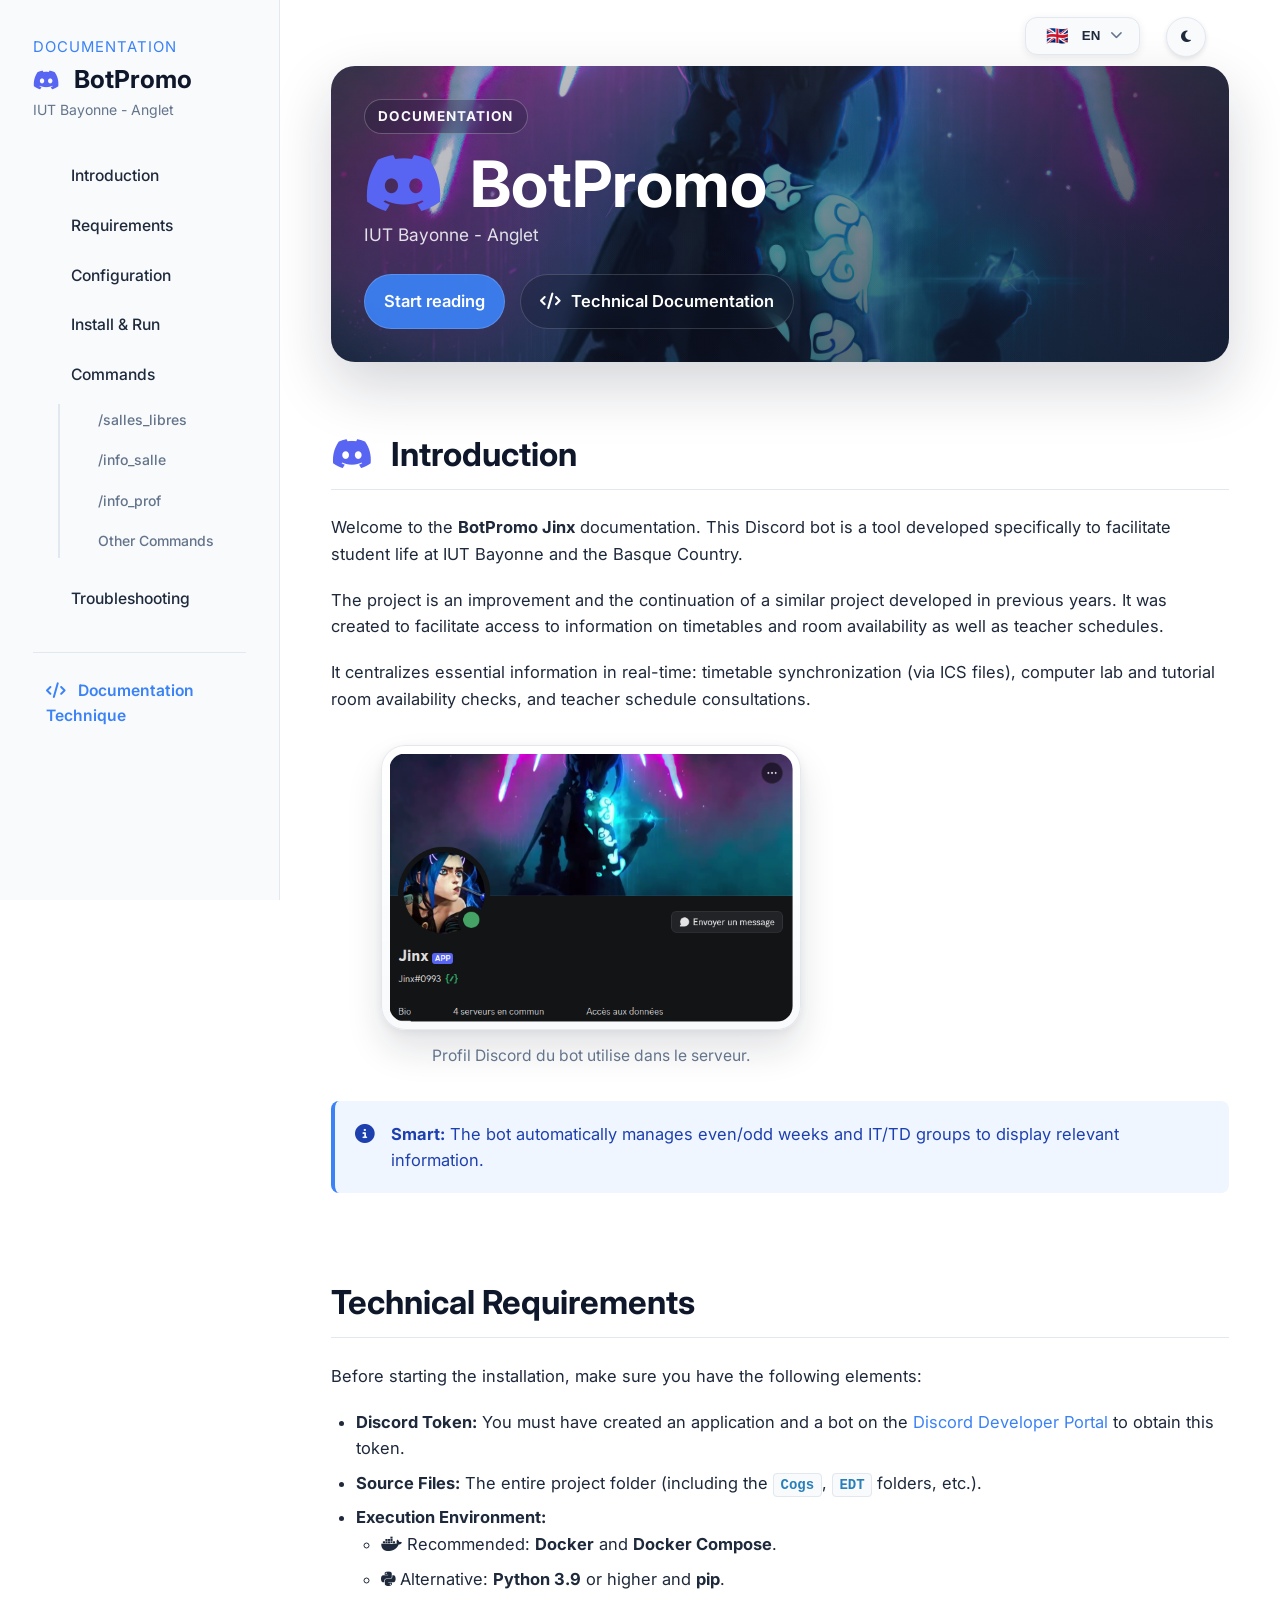
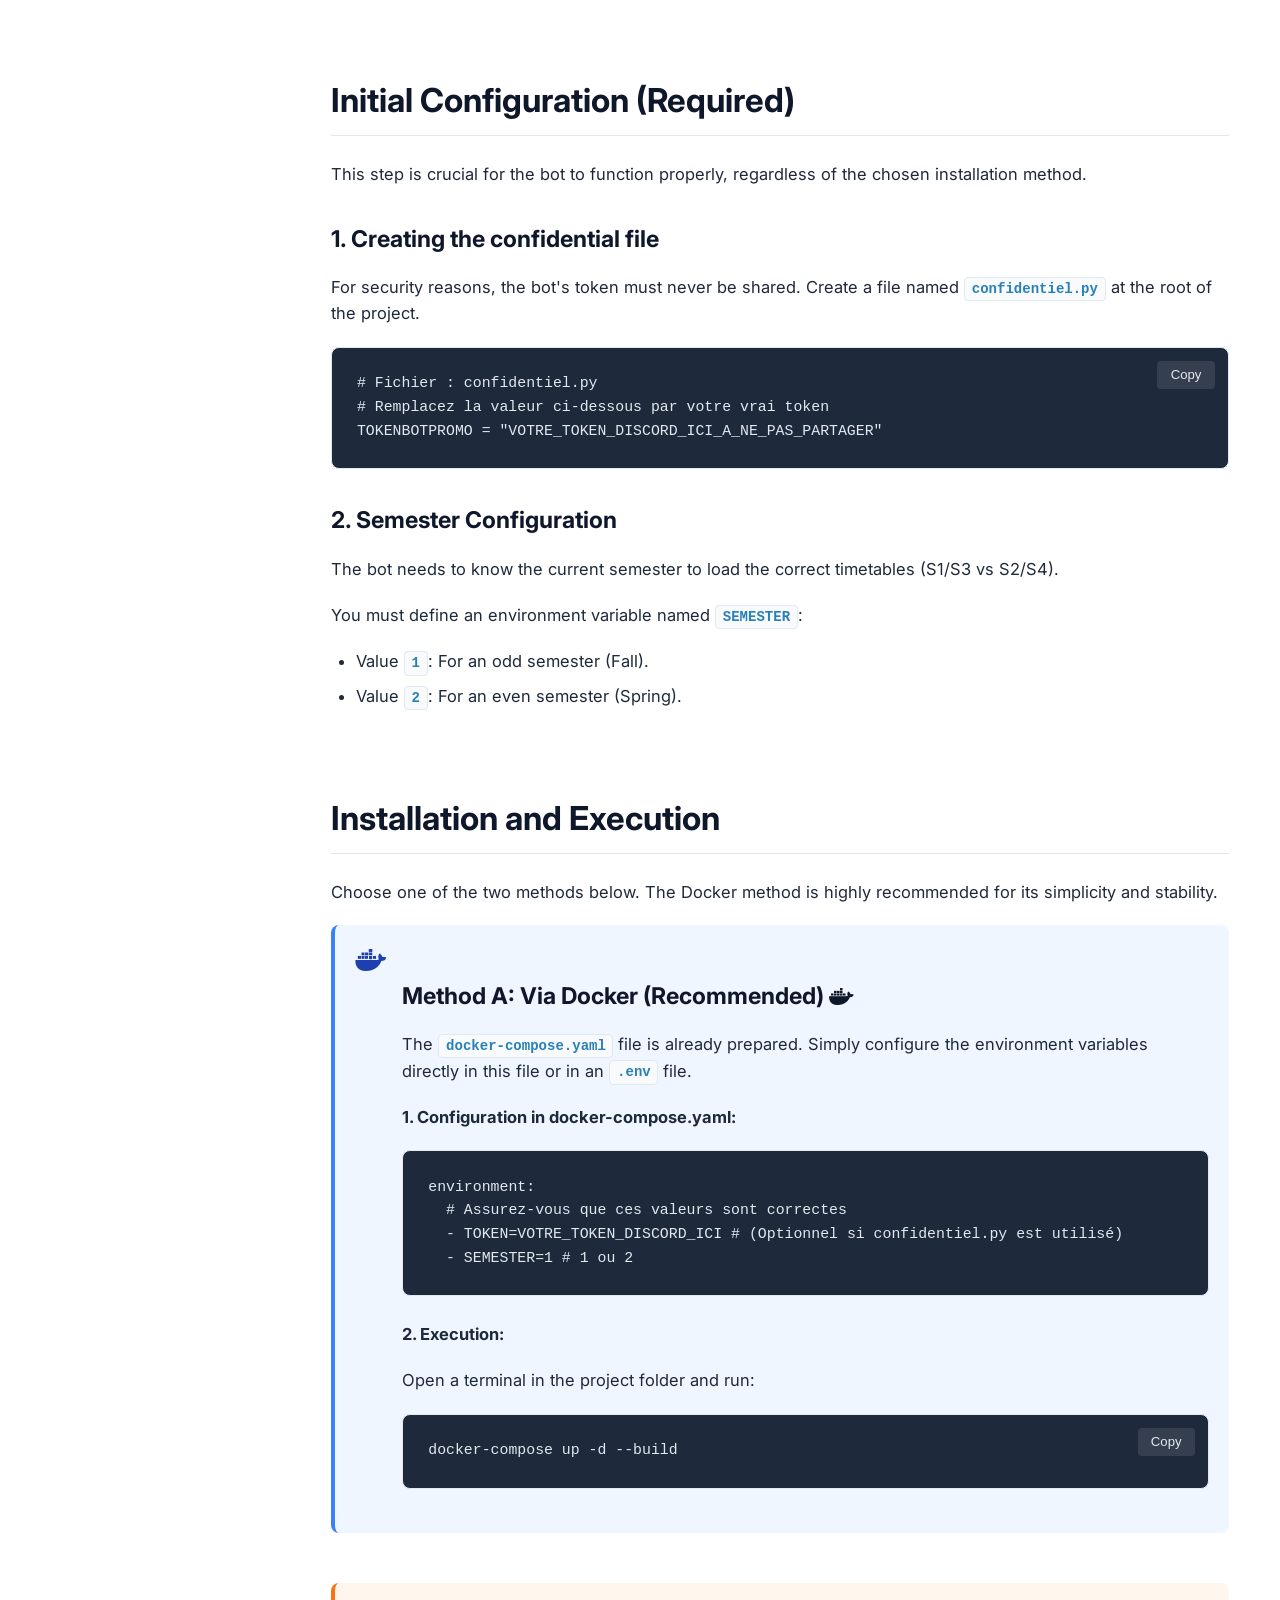
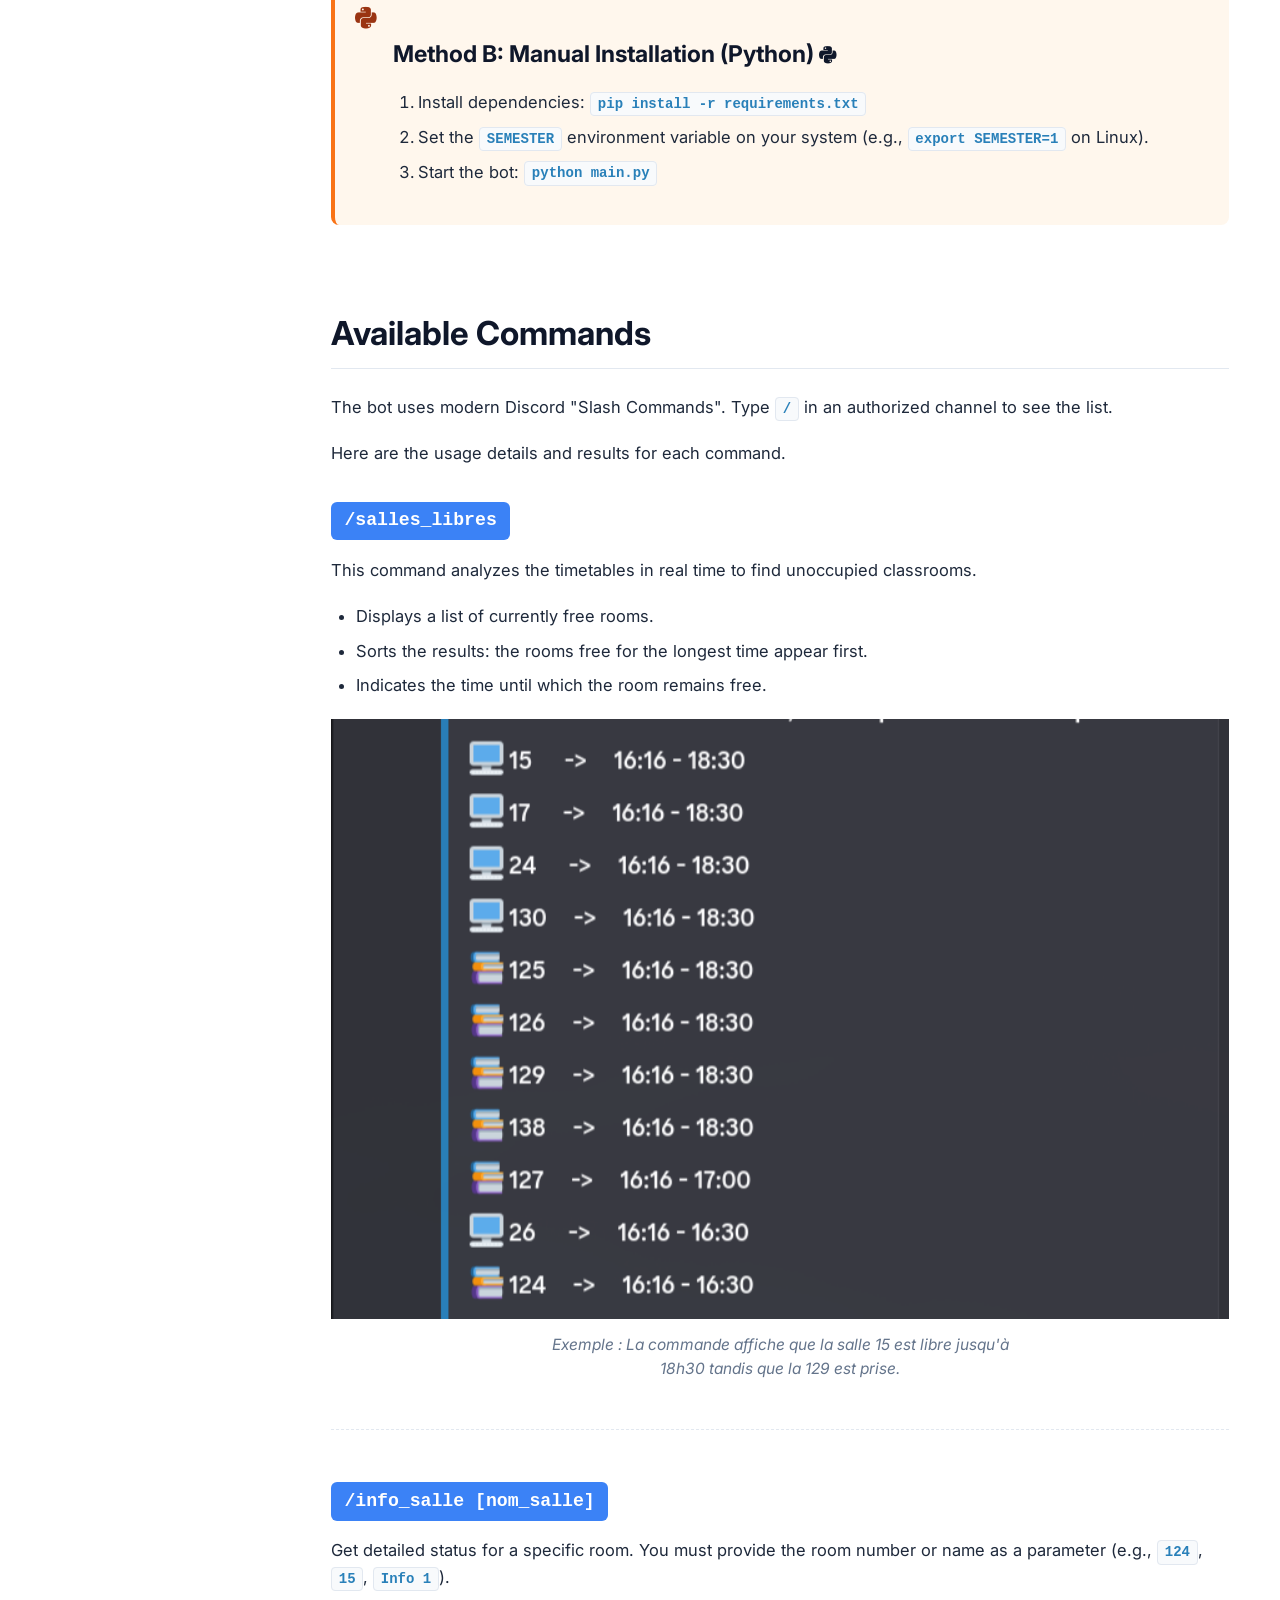
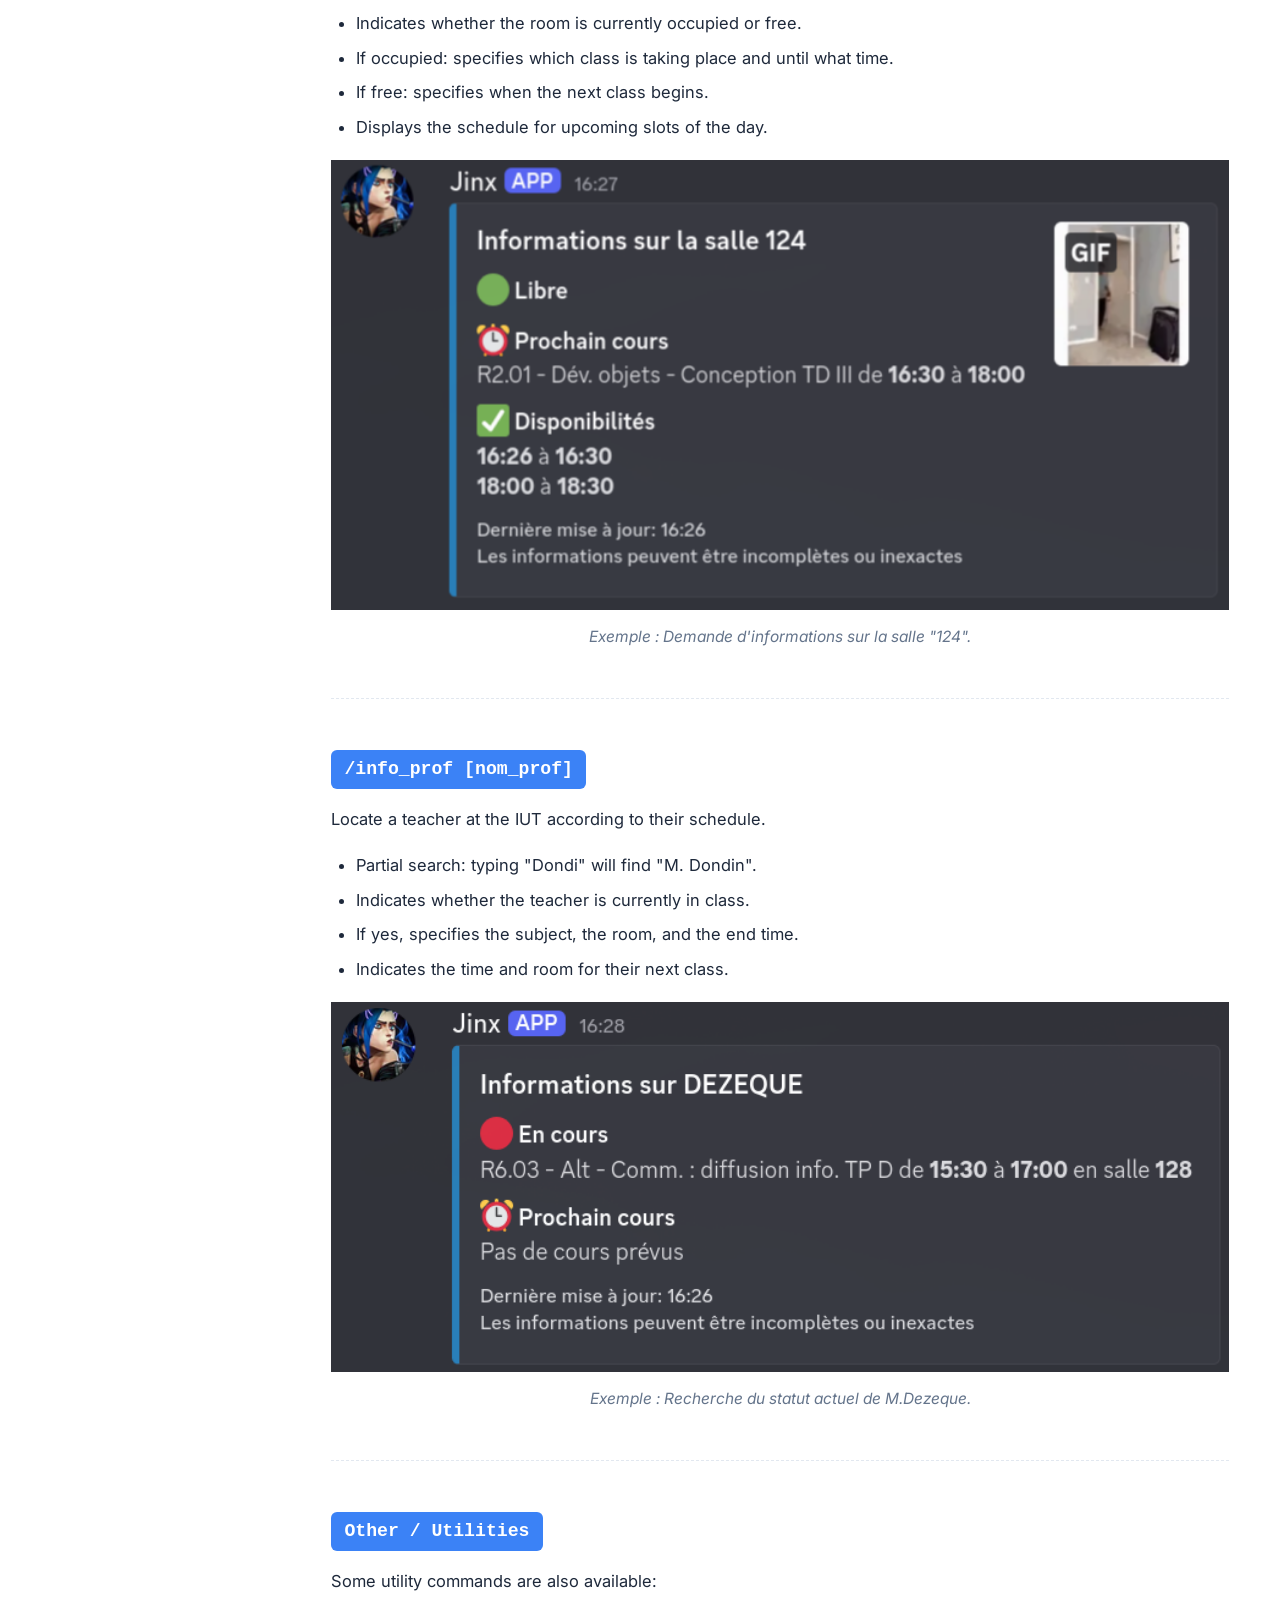
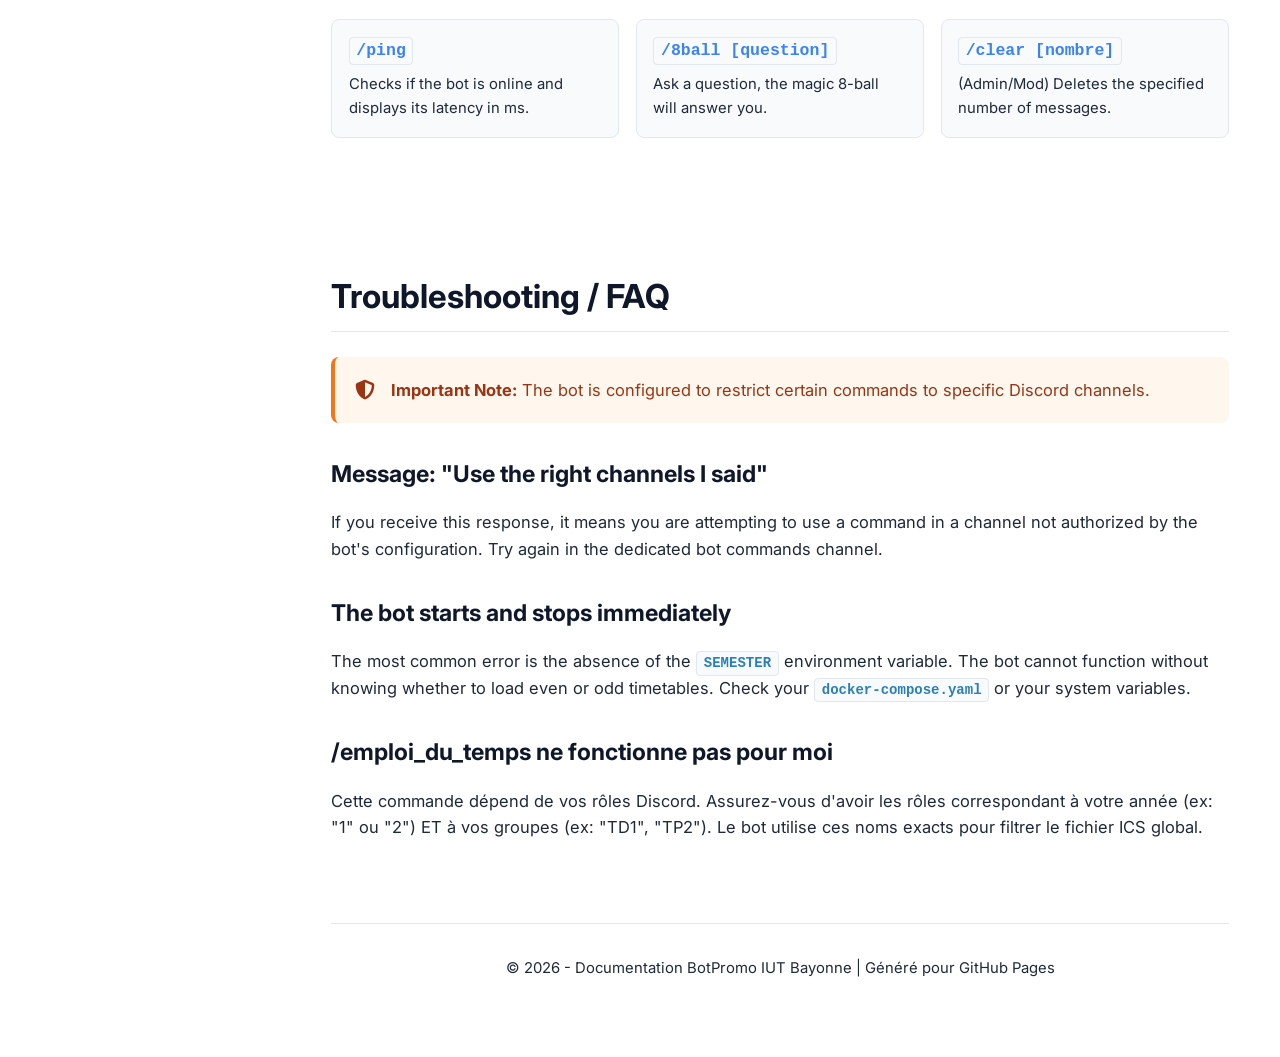
<file: docs/index.html>
<!DOCTYPE html>
<html lang="fr">
<head>
    <meta charset="UTF-8">
    <meta name="viewport" content="width=device-width, initial-scale=1.0">

    <title data-i18n="head.title">Documentation BotPromo IUT Bayonne</title>
    <meta id="metaDescription" name="description" content="Notice d'installation et d'utilisation pour le Bot Discord de l'IUT de Bayonne.">

    <link rel="stylesheet" href="https://cdnjs.cloudflare.com/ajax/libs/font-awesome/6.4.0/css/all.min.css">

    <link href="https://fonts.googleapis.com/css2?family=Inter:wght@300;400;600;700&display=swap" rel="stylesheet">

    <link rel="stylesheet" href="style.css">
</head>
<body>

    <button class="theme-toggle" id="themeToggle" title="Changer de thème" data-i18n-title="ui.themeToggleTitle">
        <i class="fas fa-moon"></i>
    </button>

    <!-- Switch langues Dropdown -->
    <div class="lang-dropdown" id="langDropdown">
        <button class="lang-drop-btn" id="langDropBtn" aria-label="Choisir la langue">
            <span id="currentLangIcon" class="flag-icon">🇫🇷</span>
            <span id="currentLangText">FR</span>
            <i class="fas fa-chevron-down"></i>
        </button>
        <div class="lang-options" id="langOptions">
            <button class="lang-option" data-lang="fr">
                <span class="flag">🇫🇷</span> Français
            </button>
            <button class="lang-option" data-lang="en">
                <span class="flag">🇬🇧</span> English
            </button>
            <button class="lang-option" data-lang="es">
                <span class="flag">🇪🇸</span> Español
            </button>
            <button class="lang-option" data-lang="eu">
                <span class="flag"><img src="images/drapeauBasque.svg" alt="Basque" class="svg-flag"></span> Euskara
            </button>
        </div>
    </div>

    <button class="menu-toggle" id="menuToggle" aria-label="Menu">
        <i class="fas fa-bars"></i>
    </button>

    <nav class="sidebar" id="sidebar">
        <div class="sidebar-header">
            <span data-i18n="sidebar.doc">Documentation</span>
            <h1><i class="fab fa-discord"></i> BotPromo</h1>
            <p data-i18n="sidebar.campus" style="font-size: 0.85rem; color: var(--text-light);">IUT Bayonne - Anglet</p>
        </div>

        <ul class="nav-links">
            <li><a href="#intro" class="active" data-i18n="nav.intro">Introduction</a></li>
            <li><a href="#prerequis" data-i18n="nav.prerequis">Prérequis</a></li>
            <li><a href="#config" data-i18n="nav.config">Configuration</a></li>
            <li><a href="#installation" data-i18n="nav.installation">Installation</a></li>
            <li>
                <a href="#commandes" data-i18n="nav.commandes">Commandes</a>
                <ul class="nav-sub-links">
                    <li><a href="#cmd-salles-libres">/salles_libres</a></li>
                    <li><a href="#cmd-info-salle">/info_salle</a></li>
                    <li><a href="#cmd-info-prof">/info_prof</a></li>

                    <li><a href="#cmd-autres" data-i18n="nav.autresCommandes">Autres commandes</a></li>
                </ul>
            </li>
            <li><a href="#troubleshoot" data-i18n="nav.troubleshoot">Dépannage</a></li>
        </ul>

        <div style="margin-top: 2rem; padding-top: 1rem; border-top: 1px solid var(--border-color);">
            <a href="technique.html" style="color: var(--primary-color); font-weight: 600; text-decoration: none; font-size: 0.95rem; display: block; padding: 0.5rem 0.8rem;">
                <i class="fas fa-code" style="margin-right: 8px;"></i> Documentation Technique
            </a>
        </div>

    </nav>

    <main class="main-content">

        <header class="doc-hero">
            <div class="doc-hero__content">
                <span class="doc-hero__eyebrow" data-i18n="sidebar.doc">Documentation</span>
                <h1 class="doc-hero__title"><i class="fab fa-discord"></i> BotPromo</h1>
                <p class="doc-hero__subtitle" data-i18n="sidebar.campus">IUT Bayonne - Anglet</p>
                <div class="doc-hero__actions">
                    <a href="#intro" class="doc-hero__button" data-i18n="hero.start">Commencer la lecture</a>
                    <a href="technique.html" class="doc-hero__link">
                        <i class="fas fa-code"></i>
                        <span data-i18n="hero.tech">Documentation Technique</span>
                    </a>
                </div>
            </div>
        </header>

        <section id="intro">
            <h2><i class="fab fa-discord"></i> <span data-i18n="intro.titre">Introduction</span></h2>
            <p data-i18n-html="true" data-i18n="intro.p1">Bienvenue sur la documentation du <strong>BotPromo Jinx</strong>. Ce bot Discord est un outil développé spécifiquement pour faciliter la vie étudiante à l'IUT de Bayonne et du Pays Basque.</p>
            <p data-i18n="intro.p2">Le projet est une amélioration et la suite d'un projet similaire développé les années précédentes. Il a été créer pour faciliter l'accès aux informations sur les emplois du temps et la disponibilité des salles ainsi que l'emploi du temps des professeurs.</p>
            <p data-i18n="intro.p3">Il centralise des informations essentielles en temps réel : synchronisation des emplois du temps (via fichiers ICS), vérification de la disponibilité des salles informatiques et de TD, et consultation des créneaux des enseignants.</p>
            <figure class="intro-figure">
                <img src="images/botpromo-profile.png" alt="Capture du profil Discord de BotPromo">
                <figcaption>Profil Discord du bot utilise dans le serveur.</figcaption>
            </figure>
            <div class="alert alert-info">
                <i class="fas fa-info-circle"></i>
                <div data-i18n-html="true" data-i18n="intro.alertIntelligent">
                    <strong>A savoir :</strong> Le bot gère automatiquement les semaines paires/impaires et les groupes de TD/TP pour afficher les informations pertinentes.
                </div>
            </div>
            
        </section>

        <section id="prerequis">
            <h2 data-i18n="prerequis.titre">Prérequis techniques</h2>
            <p data-i18n="prerequis.p1">Avant de vous lancer dans l'installation, assurez-vous de disposer des éléments suivants :</p>

            <ul>
                <li data-i18n-html="true" data-i18n="prerequis.liToken">
                    <strong>Token Discord :</strong> Vous devez avoir créé une application et un bot sur le <a href="https://discord.com/developers/applications" target="_blank">Discord Developer Portal</a> pour obtenir ce token.
                </li>

                <li data-i18n-html="true" data-i18n="prerequis.liSources">
                    <strong>Fichiers sources :</strong> L'intégralité du dossier du projet (incluant les dossiers <code>Cogs</code>, <code>EDT</code>, etc.).
                </li>

                <li>
                    <strong data-i18n="prerequis.liEnvStrong">Environnement d'exécution :</strong>
                    <ul>
                        <li data-i18n-html="true" data-i18n="prerequis.liDocker">Recommandé : <strong>Docker</strong> et <strong>Docker Compose</strong>.</li>
                        <li data-i18n-html="true" data-i18n="prerequis.liPython">Alternatif : <strong>Python 3.9</strong> ou supérieur et <strong>pip</strong>.</li>
                    </ul>
                </li>
            </ul>
        </section>

        <section id="config">
            <h2 data-i18n="config.titre">Configuration Initiale (Obligatoire)</h2>
            <p data-i18n="config.p1">Cette étape est cruciale pour le bon fonctionnement du bot, quelle que soit la méthode d'installation choisie.</p>

            <h3 data-i18n="config.h3Secret">1. Création du fichier confidentiel</h3>
            <p data-i18n-html="true" data-i18n="config.pSecret">
                Pour des raisons de sécurité, le token du bot ne doit jamais être partagé. Créez un fichier nommé <code>confidentiel.py</code> à la racine du projet.
            </p>

            <pre><code class="language-python"># Fichier : confidentiel.py
# Remplacez la valeur ci-dessous par votre vrai token
TOKENBOTPROMO = "VOTRE_TOKEN_DISCORD_ICI_A_NE_PAS_PARTAGER"</code><button class="copy-btn" data-i18n="ui.copy">Copier</button></pre>

            <h3 data-i18n="config.h3Semestre">2. Configuration du Semestre</h3>
            <p data-i18n="config.pSemestre1">Le bot a besoin de connaître le semestre actuel pour charger les bons emplois du temps (S1/S3 vs S2/S4).</p>
            <p data-i18n-html="true" data-i18n="config.pSemestre2">Vous devez définir une variable d'environnement nommée <code>SEMESTER</code> :</p>

            <ul>
                <li data-i18n-html="true" data-i18n="config.liSem1">Valeur <code>1</code> : Pour un semestre impair (Automne).</li>
                <li data-i18n-html="true" data-i18n="config.liSem2">Valeur <code>2</code> : Pour un semestre pair (Printemps).</li>
            </ul>
        </section>

        <section id="installation">
            <h2 data-i18n="install.titre">Installation et Lancement</h2>
            <p data-i18n="install.p1">Choisissez l'une des deux méthodes ci-dessous. La méthode Docker est fortement recommandée pour sa simplicité et sa stabilité.</p>

            <div class="alert alert-info">
                <i class="fab fa-docker" style="font-size: 1.5rem;"></i>
                <div>
                    <h3 data-i18n-html="true" data-i18n="install.methodeA">Méthode A : Via Docker (Recommandée)</h3>
                    <p data-i18n-html="true" data-i18n="install.pA1">
                        Le fichier <code>docker-compose.yaml</code> est déjà prêt. Il vous suffit de configurer les variables d'environnement directement dans ce fichier ou dans un fichier <code>.env</code>.
                    </p>

                    <p data-i18n-html="true" data-i18n="install.pA2"><strong>1. Configuration dans docker-compose.yaml :</strong></p>

                    <pre><code class="language-yaml">environment:
  # Assurez-vous que ces valeurs sont correctes
  - TOKEN=VOTRE_TOKEN_DISCORD_ICI # (Optionnel si confidentiel.py est utilisé)
  - SEMESTER=1 # 1 ou 2</code></pre>

                    <p data-i18n-html="true" data-i18n="install.pA3"><strong>2. Lancement :</strong></p>
                    <p data-i18n="install.pA4">Ouvrez un terminal dans le dossier du projet et exécutez :</p>

                    <pre><code class="language-bash">docker-compose up -d --build</code><button class="copy-btn" data-i18n="ui.copy">Copier</button></pre>
                </div>
            </div>

            <div class="alert alert-warning" style="margin-top: 3rem;">
                <i class="fab fa-python" style="font-size: 1.5rem;"></i>
                <div>
                    <h3 data-i18n-html="true" data-i18n="install.methodeB">Méthode B : Installation Manuelle (Python)</h3>
                    <ol>
                        <li data-i18n-html="true" data-i18n="install.liB1">Installez les dépendances : <code>pip install -r requirements.txt</code></li>
                        <li data-i18n-html="true" data-i18n="install.liB2">Définissez la variable d'environnement <code>SEMESTER</code> sur votre système (ex: <code>export SEMESTER=1</code> sous Linux).</li>
                        <li data-i18n-html="true" data-i18n="install.liB3">Lancez le bot : <code>python main.py</code></li>
                    </ol>
                </div>
            </div>
        </section>

        <section id="commandes">
            <h2 data-i18n="cmds.titre">Commandes Disponibles</h2>
            <p data-i18n-html="true" data-i18n="cmds.p1">Le bot utilise les "Slash Commands" de Discord modernes. Tapez <code>/</code> dans un salon autorisé pour voir la liste.</p>
            <p data-i18n="cmds.p2">Voici le détail de l'utilisation et le résultat de chaque commande.</p>

            <div class="command-detail" id="cmd-salles-libres">
                <h3><span class="cmd-name">/salles_libres</span></h3>
                <p data-i18n="cmds.salles.p1">Cette commande analyse les emplois du temps en temps réel pour trouver les salles de cours non occupées.</p>
                <ul>
                    <li data-i18n="cmds.salles.li1">Affiche une liste des salles actuellement libres.</li>
                    <li data-i18n="cmds.salles.li2">Trie les résultats : les salles libres pour la plus longue durée apparaissent en premier.</li>
                    <li data-i18n="cmds.salles.li3">Indique l'heure jusqu'à laquelle la salle reste libre.</li>
                </ul>

                <figure class="screenshot-figure">
                    <img src="images/salle_libre.png" alt="Résultat de la commande /salles_libres">
                    <figcaption>Exemple : La commande affiche que la salle 15 est libre jusqu'à 18h30 tandis que la 129 est prise.</figcaption>
                </figure>
            </div>

            <div class="command-detail" id="cmd-info-salle">
                <h3><span class="cmd-name">/info_salle [nom_salle]</span></h3>
                <p data-i18n-html="true" data-i18n="cmds.infosalle.p1">
                    Obtenez le statut détaillé d'une salle spécifique. Vous devez fournir le numéro ou le nom de la salle en paramètre (ex: <code>124</code>, <code>15</code>, <code>Info 1</code>).
                </p>
                <ul>
                    <li data-i18n="cmds.infosalle.li1">Indique si la salle est actuellement occupée ou libre.</li>
                    <li data-i18n="cmds.infosalle.li2">Si occupée : précise quel cours a lieu et jusqu'à quelle heure.</li>
                    <li data-i18n="cmds.infosalle.li3">Si libre : précise quand commence le prochain cours.</li>
                    <li data-i18n="cmds.infosalle.li4">Affiche le planning des prochains créneaux de la journée.</li>
                </ul>

                <figure class="screenshot-figure">
                    <img src="images/info_salle.png" alt="Résultat de la commande /info_salle 124">
                    <figcaption>Exemple : Demande d'informations sur la salle "124".</figcaption>
                </figure>
            </div>

            <div class="command-detail" id="cmd-info-prof">
                <h3><span class="cmd-name">/info_prof [nom_prof]</span></h3>
                <p data-i18n="cmds.infoprof.p1">Permet de localiser un professeur dans l'IUT selon son emploi du temps.</p>
                <ul>
                    <li data-i18n-html="true" data-i18n="cmds.infoprof.li1">Recherche partielle : taper "Dondi" trouvera "M. Dondin".</li>
                    <li data-i18n="cmds.infoprof.li2">Indique si le professeur est actuellement en cours.</li>
                    <li data-i18n="cmds.infoprof.li3">Si oui, précise la matière, la salle et l'heure de fin.</li>
                    <li data-i18n="cmds.infoprof.li4">Indique l'heure et la salle de son prochain cours.</li>
                </ul>

                <figure class="screenshot-figure">
                    <img src="images/info_prof.png" alt="Résultat de la commande /info_prof">
                    <figcaption>Exemple : Recherche du statut actuel de M.Dezeque.</figcaption>
                </figure>
            </div>



            <div class="command-detail" id="cmd-autres">
                <h3><span class="cmd-name" data-i18n="cmds.autres.titre">Autres / Utilitaires</span></h3>
                <p data-i18n="cmds.autres.p1">Quelques commandes utilitaires sont également disponibles :</p>

                <div style="display: grid; grid-template-columns: repeat(auto-fill, minmax(250px, 1fr)); gap: 1rem; margin-top: 1.5rem;">
                    <div class="util-card">
                        <code>/ping</code>
                        <p data-i18n="cmds.autres.ping">Vérifie si le bot est en ligne et affiche sa latence en ms.</p>
                    </div>
                    <div class="util-card">
                        <code>/8ball [question]</code>
                        <p data-i18n="cmds.autres.ball">Posez une question, la boule magique vous répondra.</p>
                    </div>
                    <div class="util-card">
                        <code>/clear [nombre]</code>
                        <p data-i18n="cmds.autres.clear">(Admin/Modo) Supprime le nombre spécifié de messages.</p>
                    </div>
                </div>
            </div>
        </section>

        <section id="troubleshoot">
            <h2 data-i18n="faq.titre">Dépannage / FAQ</h2>

            <div class="alert alert-warning">
                <i class="fas fa-shield-alt"></i>
                <div data-i18n-html="true" data-i18n="faq.note">
                    <strong>Note importante :</strong> Le bot est configuré pour restreindre certaines commandes à des salons Discord spécifiques.
                </div>
            </div>

            <h3 data-i18n="faq.msg1Titre">Message : "Utilisez les bons salons j'ai dit"</h3>
            <p data-i18n="faq.msg1Texte">
                Si vous recevez cette réponse, c'est que vous tentez d'utiliser une commande dans un salon non autorisé par la configuration du bot. Réessayez dans le salon dédié aux commandes de bot.
            </p>

            <h3 data-i18n="faq.msg2Titre">Le bot démarre puis s'arrête immédiatement</h3>
            <p data-i18n-html="true" data-i18n="faq.msg2Texte">
                L'erreur la plus fréquente est l'absence de la variable d'environnement <code>SEMESTER</code>. Le bot ne peut pas fonctionner sans savoir s'il doit charger les EDT pairs ou impairs. Vérifiez votre <code>docker-compose.yaml</code> ou vos variables système.
            </p>

            <h3 data-i18n="faq.msg3Titre">/emploi_du_temps ne fonctionne pas pour moi</h3>
            <p data-i18n="faq.msg3Texte">
                Cette commande dépend de vos rôles Discord. Assurez-vous d'avoir les rôles correspondant à votre année (ex: "1" ou "2") ET à vos groupes (ex: "TD1", "TP2"). Le bot utilise ces noms exacts pour filtrer le fichier ICS global.
            </p>
        </section>

        <footer>
            <p>&copy; 2026 - Documentation BotPromo IUT Bayonne | Généré pour GitHub Pages</p>
        </footer>

    </main>
    <script src="i18n/fr.js"></script>
    <script src="i18n/en.js"></script>
    <script src="i18n/es.js"></script>
    <script src="i18n/eu.js"></script>
    <script src="script.js"></script>
</body>
</html>
</file>
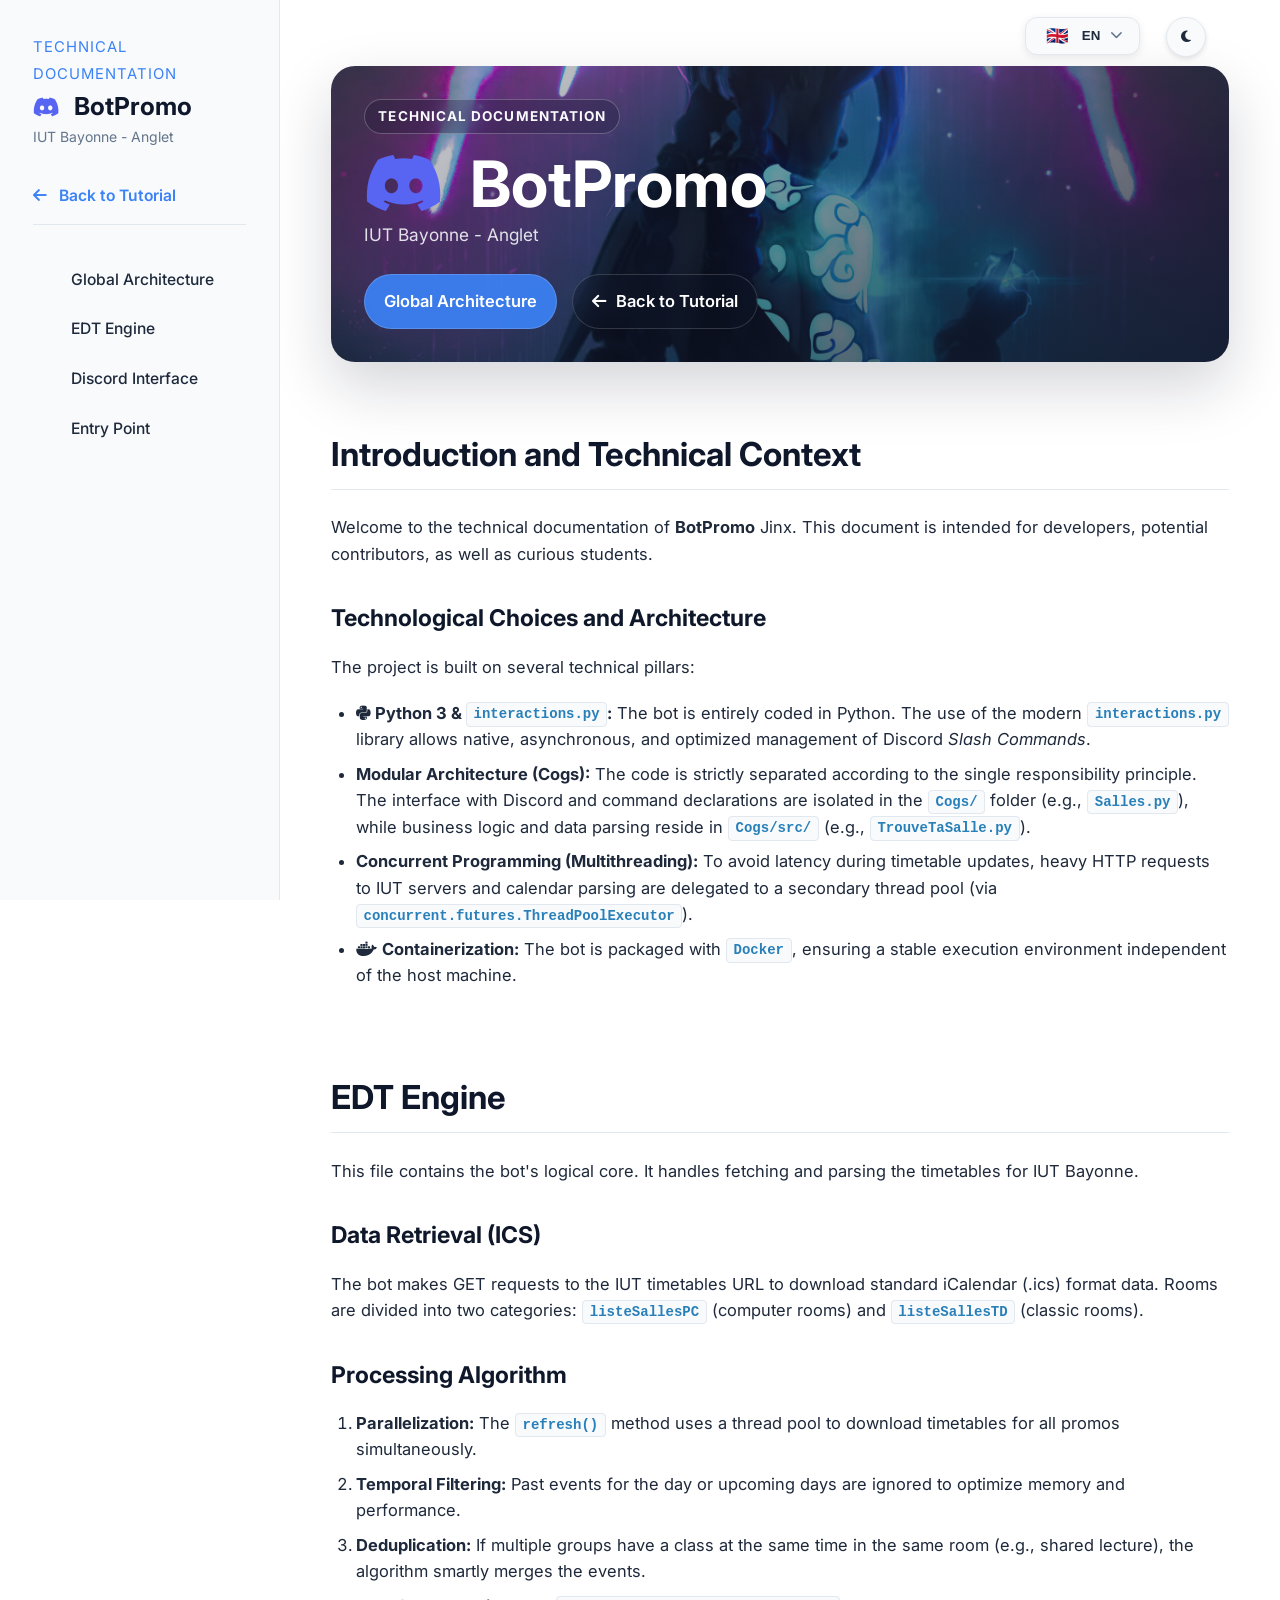
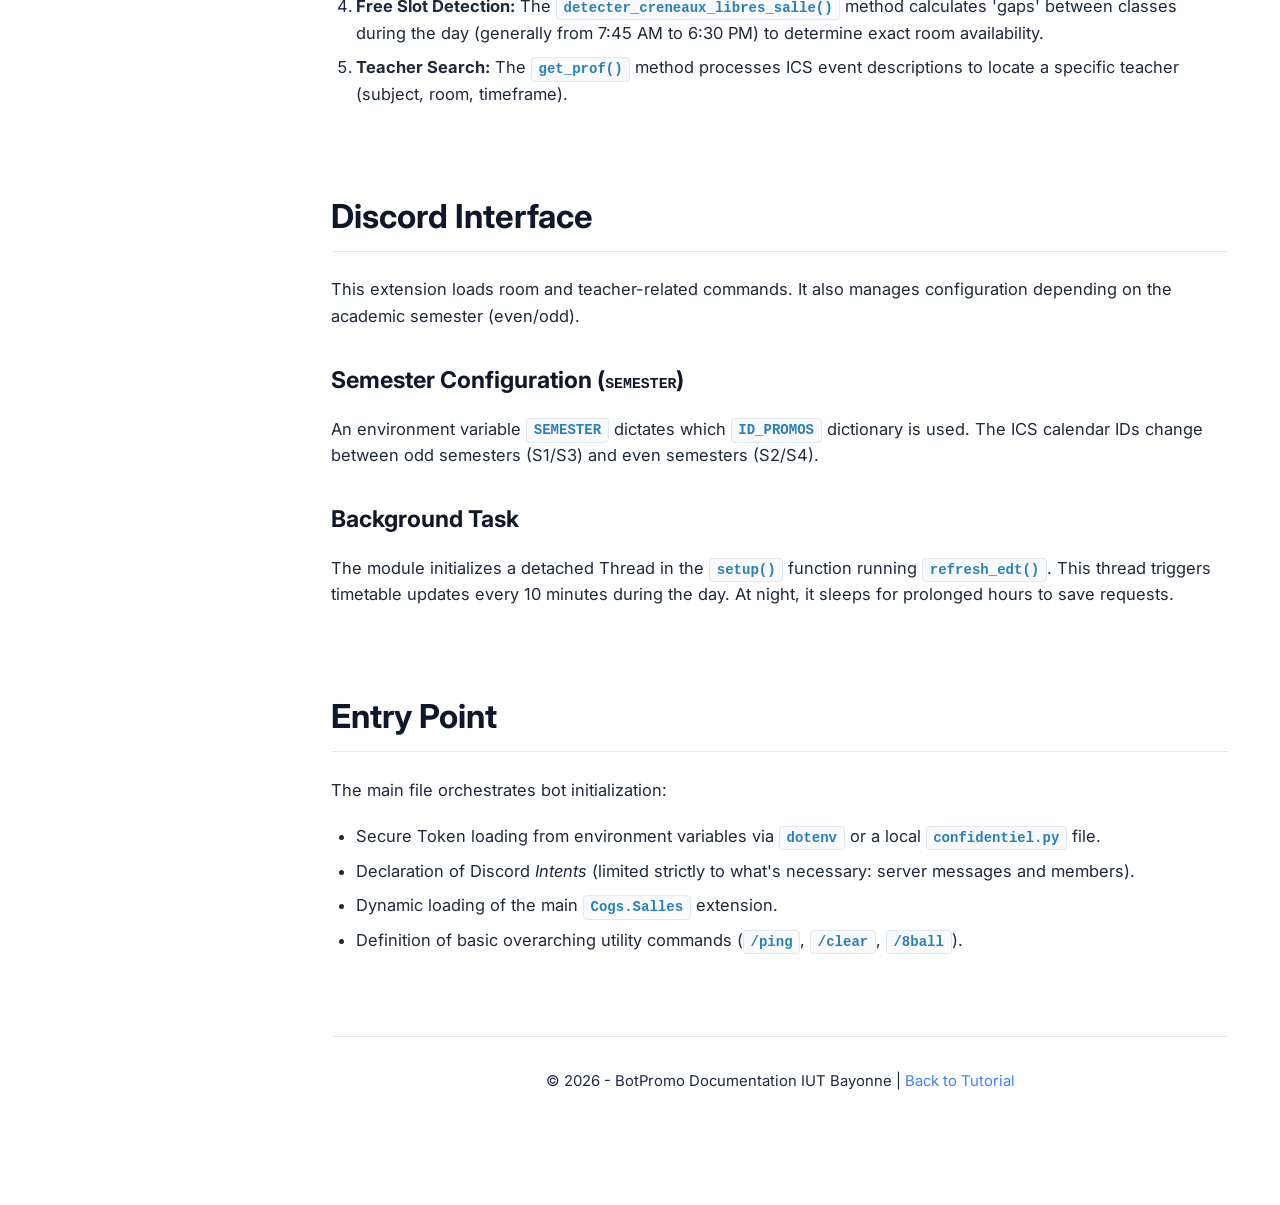
<file: docs/technique.html>
<!DOCTYPE html>
<html lang="fr">
<head>
    <meta charset="UTF-8">
    <meta name="viewport" content="width=device-width, initial-scale=1.0">
    <title data-i18n="tech.head.title">Documentation Technique - BotPromo</title>
    <meta id="metaDescription" name="description" content="Documentation technique de l'architecture du BotPromo.">
    <link rel="stylesheet" href="https://cdnjs.cloudflare.com/ajax/libs/font-awesome/6.4.0/css/all.min.css">
    <link href="https://fonts.googleapis.com/css2?family=Inter:wght@300;400;600;700&display=swap" rel="stylesheet">
    <link rel="stylesheet" href="style.css">
</head>
<body>

    <button class="theme-toggle" id="themeToggle" title="Changer de thème" data-i18n-title="ui.themeToggleTitle">
        <i class="fas fa-moon"></i>
    </button>

    <!-- Switch langues Dropdown -->
    <div class="lang-dropdown" id="langDropdown">
        <button class="lang-drop-btn" id="langDropBtn" aria-label="Choisir la langue">
            <span id="currentLangIcon" class="flag-icon">🇫🇷</span>
            <span id="currentLangText">FR</span>
            <i class="fas fa-chevron-down"></i>
        </button>
        <div class="lang-options" id="langOptions">
            <button class="lang-option" data-lang="fr">
                <span class="flag">🇫🇷</span> Français
            </button>
            <button class="lang-option" data-lang="en">
                <span class="flag">🇬🇧</span> English
            </button>
            <button class="lang-option" data-lang="es">
                <span class="flag">🇪🇸</span> Español
            </button>
            <button class="lang-option" data-lang="eu">
                <span class="flag"><img src="images/drapeauBasque.svg" alt="Basque" class="svg-flag"></span> Euskara
            </button>
        </div>
    </div>

    <button class="menu-toggle" id="menuToggle" aria-label="Menu">
        <i class="fas fa-bars"></i>
    </button>

    <nav class="sidebar" id="sidebar">
        <div class="sidebar-header">
            <span data-i18n="tech.sidebar.doc">Documentation Technique</span>
            <h1><i class="fab fa-discord"></i> BotPromo</h1>
            <p data-i18n="sidebar.campus" style="font-size: 0.85rem; color: var(--text-light);">IUT Bayonne - Anglet</p>
        </div>
        
        <div style="margin-bottom: 2rem; padding-bottom: 1rem; border-bottom: 1px solid var(--border-color);">
            <a href="index.html" style="font-weight: 600; font-size: 0.95rem;">
                <i class="fas fa-arrow-left" style="margin-right: 8px;"></i> <span data-i18n="tech.nav.retour">Retour au Tutoriel</span>
            </a>
        </div>

        <ul class="nav-links">
            <li><a href="#architecture" class="active" data-i18n="tech.nav.architecture">Architecture Globale</a></li>
            <li><a href="#moteur-edt" data-i18n="tech.nav.moteur">Moteur EDT</a></li>
            <li><a href="#cogs-salles" data-i18n="tech.nav.interface">Interface Discord</a></li>
            <li><a href="#main-script" data-i18n="tech.nav.main">Point d'entrée</a></li>
        </ul>
    </nav>

    <main class="main-content">

        <header class="doc-hero">
            <div class="doc-hero__content">
                <span class="doc-hero__eyebrow" data-i18n="tech.sidebar.doc">Documentation Technique</span>
                <h1 class="doc-hero__title"><i class="fab fa-discord"></i> BotPromo</h1>
                <p class="doc-hero__subtitle" data-i18n="sidebar.campus">IUT Bayonne - Anglet</p>
                <div class="doc-hero__actions">
                    <a href="#architecture" class="doc-hero__button" data-i18n="tech.nav.architecture">Architecture Globale</a>
                    <a href="index.html" class="doc-hero__link">
                        <i class="fas fa-arrow-left"></i>
                        <span data-i18n="tech.nav.retour">Retour au Tutoriel</span>
                    </a>
                </div>
            </div>
        </header>

        <section id="architecture">
            <h2 data-i18n="tech.architecture.titre">Introduction et Contexte Technique</h2>
            
            <p data-i18n-html="true" data-i18n="tech.architecture.desc">Bienvenue dans la documentation technique du <strong>BotPromo</strong> Jinx. Ce document s'adresse aux développeurs, aux contributeurs potentiels, ainsi qu'aux étudiants curieux.</p>

            <h3 data-i18n="tech.architecture.choixTitre">Choix technologiques et Architecture</h3>
            <p data-i18n="tech.architecture.choixDesc">Le projet repose sur plusieurs piliers techniques :</p>
            <ul>
                <li data-i18n-html="true" data-i18n="tech.architecture.liPython"><strong>Python 3 & <code>interactions.py</code> :</strong> Le bot est entièrement codé en Python. L'utilisation de la bibliothèque moderne <code>interactions.py</code> permet une gestion native, asynchrone et optimisée des <em>Slash Commands</em> de Discord.</li>
                <li data-i18n-html="true" data-i18n="tech.architecture.liModulaire"><strong>Architecture Modulaire (Cogs) :</strong> Le code est strictement séparé selon le principe de responsabilité unique. L'interface avec Discord et la déclaration des commandes sont isolées dans le dossier <code>Cogs/</code> (ex: <code>Salles.py</code>), tandis que la logique métier et le parsing des données se trouvent dans <code>Cogs/src/</code> (ex: <code>TrouveTaSalle.py</code>).</li>
                <li data-i18n-html="true" data-i18n="tech.architecture.liAsync"><strong>Programmation Concurrente (Multithreading) :</strong> Pour éviter la latence lors de la mise à jour des emplois du temps, les lourdes requêtes HTTP vers les serveurs de l'IUT et l'analyse des calendriers sont déléguées à un pool de threads secondaires (via <code>concurrent.futures.ThreadPoolExecutor</code>).</li>
                <li data-i18n-html="true" data-i18n="tech.architecture.liDocker"><strong>Conteneurisation :</strong> Le bot est packagé avec <code>Docker</code>, garantissant un environnement d'exécution stable et indépendant de la machine hôte.</li>
            </ul>
        </section>

        <section id="moteur-edt">
            <h2 data-i18n="tech.moteur.titre">Moteur EDT</h2>
            <p data-i18n="tech.moteur.desc">Ce fichier contient le cœur logique du bot. Il s'occupe de récupérer et d'analyser les emplois du temps de l'IUT de Bayonne.</p>
            
            <h3 data-i18n="tech.moteur.recupTitre">Récupération des données (ICS)</h3>
            <p data-i18n-html="true" data-i18n="tech.moteur.recupDesc">Le bot fait des requêtes GET vers l'URL des emplois du temps de l'IUT pour télécharger les données au format standard iCalendar (.ics). Les salles sont divisées en deux catégories : <code>listeSallesPC</code> (salles avec ordinateurs) et <code>listeSallesTD</code> (salles classiques).</p>
            
            <h3 data-i18n="tech.moteur.algoTitre">Algorithme de traitement</h3>
            <ol>
                <li data-i18n-html="true" data-i18n="tech.moteur.algo1"><strong>Parallélisation :</strong> La méthode <code>refresh()</code> utilise un pool de threads pour télécharger les EDT de toutes les promos simultanément.</li>
                <li data-i18n-html="true" data-i18n="tech.moteur.algo2"><strong>Filtrage Temporel :</strong> Les événements passés de la journée ou ceux des jours suivants sont ignorés pour optimiser la mémoire et les performances.</li>
                <li data-i18n-html="true" data-i18n="tech.moteur.algo3"><strong>Dédoublonnage :</strong> Si plusieurs groupes ont cours en même temps dans la même salle (ex: CM partagé), l'algorithme fusionne intelligemment les événements.</li>
                <li data-i18n-html="true" data-i18n="tech.moteur.algo4"><strong>Détection des créneaux libres :</strong> La méthode <code>detecter_creneaux_libres_salle()</code> calcule les "trous" entre les cours de la journée (généralement entre 7h45 et 18h30) pour déterminer les disponibilités exactes d'une salle.</li>
                <li data-i18n-html="true" data-i18n="tech.moteur.algo5"><strong>Recherche de professeurs :</strong> La méthode <code>get_prof()</code> parcourt les descriptions des événements ICS pour localiser un professeur spécifique (matière, salle, horaire).</li>
            </ol>
        </section>

        <section id="cogs-salles">
            <h2 data-i18n="tech.interface.titre">Interface Discord</h2>
            <p data-i18n="tech.interface.desc">Cette extension charge les commandes liées aux salles et aux professeurs. Elle gère également la configuration selon le semestre universitaire (pair/impair).</p>
            
            <h3 data-i18n-html="true" data-i18n="tech.interface.configTitre">Configuration du Semestre (<code>SEMESTER</code>)</h3>
            <p data-i18n-html="true" data-i18n="tech.interface.configDesc">Une variable d'environnement <code>SEMESTER</code> dicte le dictionnaire <code>ID_PROMOS</code> qui est utilisé. Les identifiants (ID) des calendriers ICS changent entre les semestres impairs (S1/S3) et les semestres pairs (S2/S4).</p>

            <h3 data-i18n="tech.interface.taskTitre">Tâche de fond (Background Task)</h3>
            <p data-i18n-html="true" data-i18n="tech.interface.taskDesc">Le module initialise un Thread détaché dans la fonction <code>setup()</code> exécutant <code>refresh_edt()</code>. Ce thread appelle la mise à jour des emplois du temps toutes les 10 minutes en journée. La nuit, le thread se met en sommeil prolongé pour économiser les requêtes (plusieurs heures).</p>
        </section>

        <section id="main-script">
            <h2 data-i18n="tech.main.titre">Point d'entrée</h2>
            <p data-i18n="tech.main.desc">Le fichier principal orchestre l'initialisation du bot :</p>
            <ul>
                <li data-i18n-html="true" data-i18n="tech.main.liToken">Chargement sécurisé du Token depuis les variables d'environnement via <code>dotenv</code> ou un fichier <code>confidentiel.py</code> local.</li>
                <li data-i18n-html="true" data-i18n="tech.main.liIntents">Définition des <em>Intents</em> Discord (limités au strict nécessaire : messages du serveur et membres).</li>
                <li data-i18n-html="true" data-i18n="tech.main.liCogs">Chargement dynamique de l'extension principale <code>Cogs.Salles</code>.</li>
                <li data-i18n-html="true" data-i18n="tech.main.liCmds">Définition des commandes globales utilitaires de base (<code>/ping</code>, <code>/clear</code>, <code>/8ball</code>).</li>
            </ul>
        </section>

        <footer>
            <p><span data-i18n="tech.footer.text">&copy; 2026 - Documentation BotPromo IUT Bayonne</span> | <a href="index.html" data-i18n="tech.nav.retour">Retour au Tutoriel</a></p>
        </footer>

    </main>

    <script src="i18n/fr.js"></script>
    <script src="i18n/en.js"></script>
    <script src="i18n/es.js"></script>
    <script src="i18n/eu.js"></script>
    <script src="script.js"></script>
</body>
</html>
</file>
<file: docs/style.css>
:root {
    --primary-color: #3b82f6;
    --primary-dark: #2563eb;
    --sidebar-bg: #f8fafc;
    --content-bg: #ffffff;
    --text-color: #1e293b;
    --text-light: #64748b;
    --heading-color: #0f172a;
    --code-bg: #1e293b;
    --code-text: #e2e8f0;
    --border-color: #e2e8f0;
    --accent-color: #2980b9;
}

[data-theme="dark"] {
    --primary-color: #60a5fa;
    --primary-dark: #3b82f6;
    --sidebar-bg: #0f172a;
    --content-bg: #1e293b;
    --text-color: #e2e8f0;
    --text-light: #94a3b8;
    --heading-color: #f8fafc;
    --code-bg: #020617;
    --code-text: #f8fafc;
    --border-color: #334155;
}

* {
    box-sizing: border-box;
    margin: 0;
    padding: 0;
}

html {
    font-size: 103.125%;
    scroll-behavior: smooth;
}

body {
    font-family: 'Inter', sans-serif;
    color: var(--text-color);
    background-color: var(--content-bg);
    line-height: 1.6;
    display: flex;
    min-height: 100vh;
    transition: background-color 0.3s, color 0.3s;
}

h1 i.fa-discord, h2 i.fa-discord {
    margin-right: 12px;
    color: #5865F2; /* Discord Blurple */
}

/* Sidebar icon specific */
.sidebar-header h1 i.fa-discord {
    font-size: 1.3rem;
    margin-right: 8px;
}

/* --- Sidebar Navigation --- */
.sidebar {
    width: 280px;
    background-color: var(--sidebar-bg);
    border-right: 1px solid var(--border-color);
    padding: 2rem;
    position: fixed;
    height: 100vh;
    overflow-y: auto;
    top: 0;
    left: 0;
    transition: transform 0.3s ease;
    z-index: 1000;
}

.sidebar-header {
    margin-bottom: 2rem;
}

.sidebar-header h1 {
    font-size: 1.5rem;
    color: var(--heading-color);
    font-weight: 700;
}

.sidebar-header span {
    color: var(--primary-color);
    font-size: 0.9rem;
    text-transform: uppercase;
    letter-spacing: 1px;
}

.nav-links, .nav-sub-links {
    list-style: none;
}

.nav-links li {
    margin-bottom: 0.5rem;
}

.nav-links a {
    text-decoration: none;
    color: var(--text-color);
    display: block;
    padding: 0.5rem 0.8rem;
    border-radius: 6px;
    transition: all 0.2s;
    font-size: 0.95rem;
    font-weight: 500;
}

.nav-links a:hover, .nav-links a.active {
    background-color: var(--primary-color);
    color: white;
}

/* Sub-links in sidebar */
.nav-sub-links {
    padding-left: 1.5rem;
    margin-top: 0.5rem;
    border-left: 2px solid var(--border-color);
}

.nav-sub-links a {
    font-size: 0.85rem;
    padding: 0.3rem 0.8rem;
    color: var(--text-light);
}

.nav-sub-links a:hover, .nav-sub-links a.active {
    background-color: rgba(59, 130, 246, 0.1);
    color: var(--primary-color);
}

/* --- Main Content --- */
.main-content {
    flex: 1;
    margin-left: 280px;
    width: calc(100% - 280px);
    max-width: none;
    padding: 4rem clamp(2.5rem, 4vw, 4rem);
}

.main-content > * {
    max-width: 1040px;
    margin-left: auto;
    margin-right: auto;
}

.doc-hero {
    position: relative;
    display: flex;
    align-items: flex-end;
    min-height: 260px;
    margin-bottom: 4rem;
    padding: 2rem;
    border-radius: 24px;
    overflow: hidden;
    background:
        linear-gradient(135deg, rgba(15, 23, 42, 0.18), rgba(15, 23, 42, 0.78)),
        url("images/baniere.jpg") center center / cover no-repeat;
    box-shadow: 0 24px 60px rgba(15, 23, 42, 0.18);
}

.doc-hero::after {
    content: "";
    position: absolute;
    inset: 0;
    background:
        linear-gradient(180deg, rgba(255, 255, 255, 0.05), transparent 40%),
        linear-gradient(0deg, rgba(15, 23, 42, 0.15), transparent 55%);
    pointer-events: none;
}

.doc-hero__content {
    position: relative;
    z-index: 1;
    max-width: 32rem;
    color: #f8fafc;
}

.doc-hero__eyebrow {
    display: inline-flex;
    align-items: center;
    margin-bottom: 1rem;
    padding: 0.35rem 0.8rem;
    border: 1px solid rgba(255, 255, 255, 0.24);
    border-radius: 999px;
    background: rgba(15, 23, 42, 0.25);
    backdrop-filter: blur(10px);
    font-size: 0.82rem;
    font-weight: 700;
    letter-spacing: 0.08em;
    text-transform: uppercase;
}

.doc-hero__title {
    margin-bottom: 0.4rem;
    font-size: clamp(2.6rem, 5vw, 4.4rem);
    line-height: 0.95;
    color: #ffffff;
    border: none;
}

.doc-hero__subtitle {
    margin-bottom: 1.5rem;
    color: rgba(248, 250, 252, 0.88);
    font-size: 1.05rem;
}

.doc-hero__actions {
    display: flex;
    flex-wrap: wrap;
    gap: 0.9rem;
}

.doc-hero__button,
.doc-hero__link {
    display: inline-flex;
    align-items: center;
    gap: 0.6rem;
    min-height: 46px;
    padding: 0.8rem 1.15rem;
    border-radius: 999px;
    border: 1px solid rgba(255, 255, 255, 0.16);
    color: #ffffff;
    font-weight: 600;
    text-decoration: none;
    transition: transform 0.2s ease, background-color 0.2s ease, border-color 0.2s ease;
}

.doc-hero__button {
    background: rgba(59, 130, 246, 0.92);
}

.doc-hero__link {
    background: rgba(15, 23, 42, 0.28);
    backdrop-filter: blur(10px);
}

.doc-hero__button:hover,
.doc-hero__link:hover {
    transform: translateY(-1px);
    text-decoration: none;
}

.doc-hero__button:hover {
    background: rgba(37, 99, 235, 0.95);
}

.doc-hero__link:hover {
    border-color: rgba(255, 255, 255, 0.3);
    background: rgba(15, 23, 42, 0.42);
}

section {
    margin-bottom: 5rem;
    scroll-margin-top: 2rem;
}

h2 {
    font-size: 2rem;
    color: var(--heading-color);
    margin-bottom: 1.5rem;
    padding-bottom: 0.5rem;
    border-bottom: 1px solid var(--border-color);
}

h3 {
    font-size: 1.4rem;
    color: var(--heading-color);
    margin-top: 2rem;
    margin-bottom: 1rem;
}

p, ul, ol {
    margin-bottom: 1.2rem;
    color: var(--text-color);
}

ul, ol {
    padding-left: 1.5rem;
}

li {
    margin-bottom: 0.5rem;
}

a {
    color: var(--primary-color);
    text-decoration: none;
}
a:hover {
    text-decoration: underline;
}

/* --- Code Blocks --- */
pre {
    background-color: var(--code-bg);
    color: var(--code-text);
    padding: 1.5rem;
    border-radius: 8px;
    overflow-x: auto;
    margin-bottom: 1.5rem;
    position: relative;
    border: 1px solid var(--border-color);
}

code {
    font-family: 'Consolas', 'Monaco', monospace;
    font-size: 0.9rem;
}

/* Inline code styling */
p code, li code, .util-card code {
    background-color: var(--sidebar-bg);
    padding: 0.2rem 0.4rem;
    border-radius: 4px;
    border: 1px solid var(--border-color);
    color: var(--accent-color);
    font-weight: 600;
    font-size: 0.85rem;
}

.copy-btn {
    position: absolute;
    top: 0.8rem;
    right: 0.8rem;
    background: rgba(255,255,255,0.1);
    border: none;
    color: var(--code-text);
    padding: 0.4rem 0.8rem;
    border-radius: 4px;
    cursor: pointer;
    font-size: 0.8rem;
    transition: background 0.2s;
}

.copy-btn:hover {
    background: rgba(255,255,255,0.2);
}

/* --- Alerts/Notes --- */
.alert {
    padding: 1.2rem;
    border-radius: 8px;
    margin-bottom: 2rem;
    border-left: 4px solid;
    display: flex;
    align-items: flex-start;
    gap: 1rem;
}

.alert i {
    font-size: 1.2rem;
    margin-top: 0.2rem;
}

.alert-warning {
    background-color: #fff7ed;
    border-color: #f97316;
    color: #9a3412;
}

.alert-info {
    background-color: #eff6ff;
    border-color: #3b82f6;
    color: #1e40af;
}

[data-theme="dark"] .alert-warning {
    background-color: rgba(154, 52, 18, 0.1);
    color: #fdba74;
}

[data-theme="dark"] .alert-info {
    background-color: rgba(30, 64, 175, 0.1);
    color: #93c5fd;
}

/* --- Styles pour les Commandes --- */
.command-detail {
    padding-bottom: 3rem;
    margin-bottom: 3rem;
    border-bottom: 1px dashed var(--border-color);
}

.command-detail:last-child {
    border-bottom: none;
}

h3 .cmd-name {
    background-color: var(--primary-color);
    color: white;
    padding: 0.3rem 0.8rem;
    border-radius: 6px;
    font-family: 'Consolas', monospace;
    font-size: 1.1rem;
    display: inline-block;
}

.screenshot-figure img {
    position: relative;
    z-index: 1;
    width: 100%;
    height: auto;
    display: block;
    min-height: 200px;
    max-height: 600px; 
    background-color: #ddd;
    object-fit: cover;
}

[data-theme="dark"] .screenshot-figure img {
    border-color: rgba(148, 163, 184, 0.18);
    background:
        linear-gradient(180deg, rgba(30, 41, 59, 0.94), rgba(15, 23, 42, 0.98));
    box-shadow:
        0 22px 44px rgba(2, 6, 23, 0.38),
        0 2px 12px rgba(2, 6, 23, 0.24);
}

.screenshot-figure figcaption {
    position: relative;
    z-index: 1;
    max-width: 480px;
    margin: 0.9rem auto 0;
    padding: 0;
    font-size: 0.94rem;
    color: var(--text-light);
    text-align: center;
    font-style: italic;
    line-height: 1.5;
}

.intro-figure {
    position: relative;
    margin: 2rem 0;
    border: none;
    border-radius: 28px;
    overflow: visible;
    background: transparent;
    box-shadow: none;
    max-width: 520px;
}

.intro-figure img {
    position: relative;
    z-index: 1;
    display: block;
    width: 100%;
    max-width: 420px;
    margin: 0 auto;
    height: auto;
    padding: 0.45rem;
    border: 1px solid rgba(148, 163, 184, 0.22);
    border-radius: 24px;
    background:
        linear-gradient(180deg, rgba(255, 255, 255, 0.95), rgba(248, 250, 252, 0.98));
    box-shadow:
        0 20px 36px rgba(15, 23, 42, 0.12),
        0 2px 10px rgba(15, 23, 42, 0.06);
}

[data-theme="dark"] .intro-figure img {
    border-color: rgba(148, 163, 184, 0.18);
    background:
        linear-gradient(180deg, rgba(30, 41, 59, 0.94), rgba(15, 23, 42, 0.98));
    box-shadow:
        0 22px 42px rgba(2, 6, 23, 0.4),
        0 2px 12px rgba(2, 6, 23, 0.22);
}

.intro-figure figcaption {
    position: relative;
    z-index: 1;
    max-width: 320px;
    margin: 0.85rem auto 0;
    padding: 0;
    text-align: center;
    color: var(--text-light);
    font-size: 0.95rem;
    line-height: 1.5;
}

.util-card {
    background: var(--sidebar-bg);
    padding: 1rem;
    border-radius: 8px;
    border: 1px solid var(--border-color);
}
.util-card code {
    color: var(--primary-color);
    font-size: 1rem;
}
.util-card p {
    font-size: 0.9rem;
    margin-top: 0.5rem;
    margin-bottom: 0;
}

/* --- Toggles (Mobile & Theme) --- */
.menu-toggle {
    display: none;
    position: fixed;
    top: 1rem;
    right: 1rem;
    z-index: 1002;
    background: var(--primary-color);
    color: white;
    border: none;
    padding: 0.6rem;
    border-radius: 6px;
    cursor: pointer;
    box-shadow: 0 2px 5px rgba(0,0,0,0.2);
}

.theme-toggle {
    position: fixed;
    top: 1rem;
    right: 4.5rem;
    z-index: 1002;
    background: var(--sidebar-bg);
    border: 1px solid var(--border-color);
    color: var(--text-color);
    padding: 0.5rem;
    border-radius: 50%;
    cursor: pointer;
    width: 40px;
    height: 40px;
    display: flex;
    align-items: center;
    justify-content: center;
    box-shadow: 0 2px 5px rgba(0,0,0,0.1);
    transition: all 0.2s;
}
.theme-toggle:hover {
    background: var(--border-color);
}

/* --- Lang switch Dropdown --- */
.lang-dropdown {
    position: fixed;
    top: 1rem;
    right: 8.5rem;
    z-index: 1003;
}

.lang-drop-btn {
    background: var(--sidebar-bg);
    border: 1px solid var(--border-color);
    border-radius: 12px;
    padding: 0.5rem 1rem;
    color: var(--text-color);
    font-weight: 600;
    cursor: pointer;
    display: flex;
    align-items: center;
    gap: 0.6rem;
    box-shadow: 0 2px 8px rgba(0,0,0,0.08);
    transition: all 0.2s ease;
    min-width: 85px;
}

.lang-drop-btn:hover {
    border-color: var(--primary-color);
    background: var(--content-bg);
}

.lang-drop-btn i {
    font-size: 0.75rem;
    transition: transform 0.3s;
    color: var(--text-light);
}

.lang-dropdown.active .lang-drop-btn i {
    transform: rotate(180deg);
}

.lang-options {
    position: absolute;
    top: calc(100% + 8px);
    right: 0;
    background: var(--sidebar-bg);
    border: 1px solid var(--border-color);
    border-radius: 12px;
    padding: 0.5rem;
    min-width: 150px;
    box-shadow: 0 10px 25px -5px rgba(0, 0, 0, 0.1), 0 8px 10px -6px rgba(0, 0, 0, 0.05);
    display: none;
    flex-direction: column;
    gap: 2px;
    animation: slideIn 0.2s ease-out;
}

@keyframes slideIn {
    from { opacity: 0; transform: translateY(-10px); }
    to { opacity: 1; transform: translateY(0); }
}

.lang-dropdown.active .lang-options {
    display: flex;
}

.lang-option {
    border: none;
    background: transparent;
    padding: 0.6rem 1rem;
    text-align: left;
    color: var(--text-color);
    border-radius: 8px;
    cursor: pointer;
    display: flex;
    align-items: center;
    gap: 0.8rem;
    font-size: 0.9rem;
    font-weight: 500;
    transition: background 0.15s;
}

.lang-option:hover {
    background: rgba(59, 130, 246, 0.1);
    color: var(--primary-color);
}

.lang-option.active {
    background: var(--primary-color);
    color: white;
}

.lang-option .flag, .flag-icon {
    font-size: 1.1rem;
    display: flex;
    align-items: center;
    justify-content: center;
    width: 1.8rem;
    height: 1.2rem;
}

.svg-flag {
    height: 1.8rem;
    width: auto;
    border-radius: 2px;
    box-shadow: 0 1px 3px rgba(0,0,0,0.1);
}

footer {
    margin-top: 5rem;
    padding-top: 2rem;
    border-top: 1px solid var(--border-color);
    text-align: center;
    color: var(--text-light);
    font-size: 0.9rem;
}

/* --- Responsive Design --- */
@media (max-width: 900px) {
    .sidebar {
        transform: translateX(-100%);
        box-shadow: 5px 0 15px rgba(0,0,0,0.1);
    }
    .sidebar.active {
        transform: translateX(0);
    }
    .main-content {
        margin-left: 0;
        width: 100%;
        padding: 2rem;
        padding-top: 6rem;
    }
    .main-content > * {
        max-width: 100%;
    }
    .doc-hero {
        min-height: 220px;
        padding: 1.75rem 1.5rem;
        margin-bottom: 3rem;
    }
    .doc-hero__title {
        font-size: clamp(2.2rem, 10vw, 3.4rem);
    }
    .menu-toggle {
        display: block;
    }
    .theme-toggle {
        right: 4rem;
        top: 1rem;
    }
    .lang-toggle{
        right: 7.8rem;
    }
}

@media (max-width: 600px) {
    .doc-hero {
        min-height: 240px;
        border-radius: 20px;
        align-items: flex-end;
    }
    .doc-hero__subtitle {
        font-size: 0.95rem;
    }
    .doc-hero__actions {
        flex-direction: column;
        align-items: stretch;
    }
    .doc-hero__button,
    .doc-hero__link {
        justify-content: center;
        width: 100%;
    }
    .screenshot-figure,
    .intro-figure {
        max-width: 100%;
    }
    .screenshot-figure img,
    .intro-figure img {
        max-width: 100%;
    }
}
</file>
